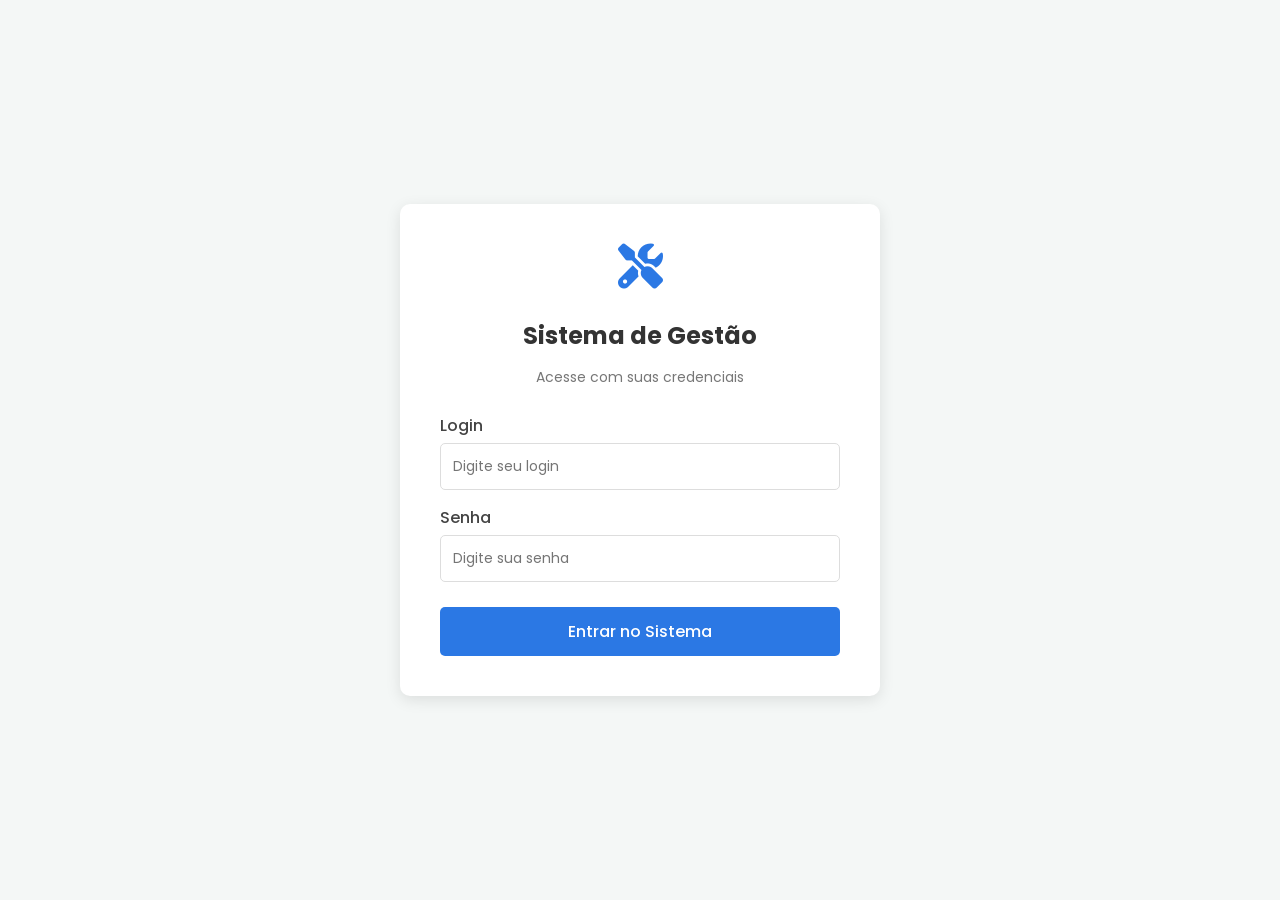
<file: index.html>
<!DOCTYPE html>
<html lang="pt-BR">

<head>
    <meta charset="UTF-8">
    <meta name="viewport" content="width=device-width, initial-scale=1.0">
    <title>Sistema de Gestão</title>
    
    <link rel="stylesheet" href="css/style.css">
    <link rel="stylesheet" href="css/dashboard.css">

    <link rel="preconnect" href="https://fonts.googleapis.com">
    <link rel="preconnect" href="https://fonts.gstatic.com" crossorigin>
    <link href="https://fonts.googleapis.com/css2?family=Poppins:wght@300;400;500;600;700&display=swap" rel="stylesheet">
    <link rel="stylesheet" href="https://cdnjs.cloudflare.com/ajax/libs/font-awesome/6.7.2/css/all.min.css">
</head>

<body>

<div class="layout">

    <!-- MENU LATERAL -->
    <aside class="sidebar">
        <div class="logo">
            <i class="fa-solid fa-screwdriver-wrench"></i>
            <h2>Sistema Gestão</h2>
        </div>
        <nav>
            <ul>
                <li>
                    <a href="index.html" class="ativo" id="menuHome">
                        <i class="fa-solid fa-house"></i> Home
                    </a>
                </li>
                <li>
                    <a href="atendimento.html">
                        <i class="fa-solid fa-file-circle-plus"></i> Atendimento
                    </a>
                </li>
                <li>
                    <a href="consultar-os.html">
                        <i class="fa-solid fa-magnifying-glass"></i> Consultar O.S
                    </a>
                </li>
                <li>
                    <a href="estoque.html">
                        <i class="fa-solid fa-boxes-stacked"></i> Estoque
                    </a>
                </li>
                <li>
                    <a href="usuarios.html">
                        <i class="fa-solid fa-users"></i> Usuários
                    </a>
                </li>

                <!-- BOTÃO DE SAIR (Vermelho) -->
                <li style="margin-top: 30px; border-top: 1px solid rgba(255,255,255,0.1); padding-top: 10px;">
                    <a href="#" onclick="sairDoSistema()" style="color: #ff6b81; font-weight: 500;">
                        <i class="fa-solid fa-right-from-bracket"></i> Sair do Sistema
                    </a>
                </li>
            </ul>
        </nav>
    </aside>

    <!-- CONTEÚDO -->
    <main class="conteudo">
        <header>
            <h1>Sistema de Gestão</h1>
            <p>Painel Geral do Sistema</p>
        </header>

        <!-- CARDS -->
        <section class="dashboard">
            <div class="cardDashboard card-azul">
                <i class="fa-solid fa-file-circle-plus"></i>
                <h3>Ordens Abertas</h3>
                <span id="osAbertas">0</span>
            </div>
            <div class="cardDashboard card-verde">
                <i class="fa-solid fa-circle-check"></i>
                <h3>Ordens Concluídas</h3>
                <span id="osConcluidas">0</span>
            </div>
            <div class="cardDashboard card-amarelo">
                <i class="fa-solid fa-box"></i>
                <h3>Itens Estoque</h3>
                <span id="itensEstoque">0</span>
            </div>
            <div class="cardDashboard card-vermelho">
                <i class="fa-solid fa-users"></i>
                <h3>Usuários</h3>
                <span id="usuarios">0</span>
            </div>
        </section>

        <!-- AÇÕES RÁPIDAS -->
        <section class="acoesRapidas">
            <div class="cardAcao" onclick="window.location='atendimento.html'">
                <i class="fa-solid fa-plus"></i>
                <h4>Nova Ordem</h4>
            </div>
            <div class="cardAcao" onclick="window.location='consultar-os.html'">
                <i class="fa-solid fa-magnifying-glass"></i>
                <h4>Consultar O.S</h4>
            </div>
            <div class="cardAcao" onclick="window.location='estoque.html'">
                <i class="fa-solid fa-boxes-stacked"></i>
                <h4>Estoque</h4>
            </div>
            <div class="cardAcao" onclick="window.location='usuarios.html'">
                <i class="fa-solid fa-users"></i>
                <h4>Usuários</h4>
            </div>
        </section>

        <!-- ÚLTIMAS ORDENS -->
        <section class="painel">
            <h2>
                <i class="fa-solid fa-clock-rotate-left"></i>
                Últimas Ordens de Serviço
            </h2>
            <table class="tabelaDashboard">
                <thead>
                    <tr>
                        <th>O.S</th>
                        <th>Data</th>
                        <th>Solicitante</th>
                        <th>Status</th>
                        <th>Prioridade</th>
                    </tr>
                </thead>
                <tbody id="ultimasOS">
                    <tr>
                        <td colspan="5" style="text-align: center; padding: 20px;">Carregando...</td>
                    </tr>
                </tbody>
            </table>
        </section>
    </main>

</div>

<script src="js/api.js"></script>
<script src="js/app.js"></script>

</body>
</html>
</file>
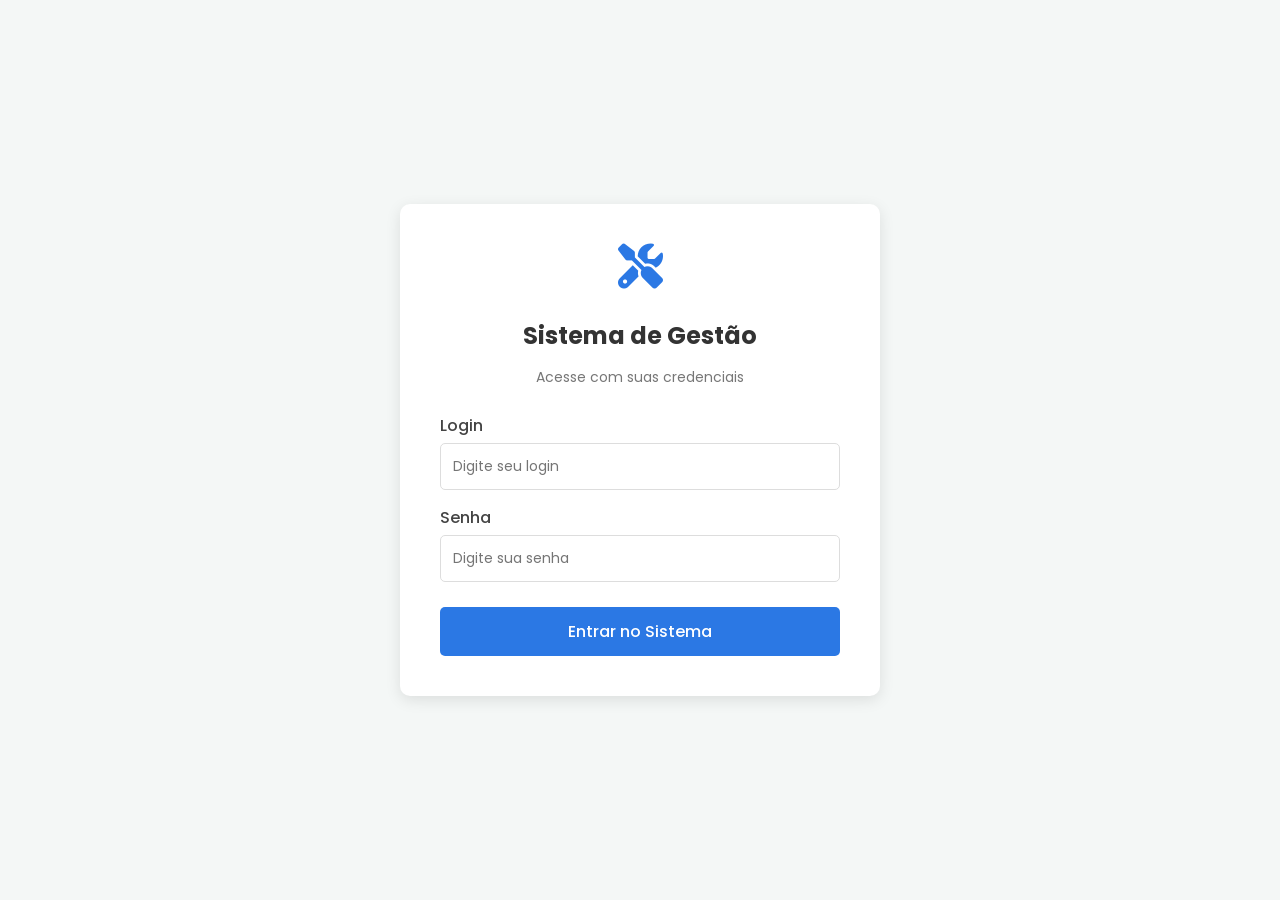
<file: atendimento.html>
<!DOCTYPE html>
<html lang="pt-BR">

<head>

    <meta charset="UTF-8">
    <meta name="viewport" content="width=device-width, initial-scale=1.0">

    <title>Atendimento - Ordem de Serviço</title>

    <link rel="stylesheet" href="css/style.css">
    <link rel="stylesheet" href="css/tabela.css">

    <link rel="preconnect" href="https://fonts.googleapis.com">

    <link rel="preconnect" href="https://fonts.gstatic.com" crossorigin>

    <link href="https://fonts.googleapis.com/css2?family=Poppins:wght@300;400;500;600;700&display=swap"
        rel="stylesheet">

    <link rel="stylesheet"
        href="https://cdnjs.cloudflare.com/ajax/libs/font-awesome/6.7.2/css/all.min.css">

</head>

<body>

<div class="layout">

    <!-- MENU LATERAL -->
    <aside class="sidebar">
        <div class="logo">
            <i class="fa-solid fa-screwdriver-wrench"></i>
            <h2>Sistema Gestão</h2>
        </div>
        <nav>
            <ul>
                <li>
                    <a href="index.html" class="ativo" id="menuHome">
                        <i class="fa-solid fa-house"></i> Home
                    </a>
                </li>
                <li>
                    <a href="atendimento.html">
                        <i class="fa-solid fa-file-circle-plus"></i> Atendimento
                    </a>
                </li>
                <li>
                    <a href="consultar-os.html">
                        <i class="fa-solid fa-magnifying-glass"></i> Consultar O.S
                    </a>
                </li>
                <li>
                    <a href="estoque.html">
                        <i class="fa-solid fa-boxes-stacked"></i> Estoque
                    </a>
                </li>
                <li>
                    <a href="usuarios.html">
                        <i class="fa-solid fa-users"></i> Usuários
                    </a>
                </li>

                <!-- BOTÃO DE SAIR (Vermelho) -->
                <li style="margin-top: 30px; border-top: 1px solid rgba(255,255,255,0.1); padding-top: 10px;">
                    <a href="#" onclick="sairDoSistema()" style="color: #ff6b81; font-weight: 500;">
                        <i class="fa-solid fa-right-from-bracket"></i> Sair do Sistema
                    </a>
                </li>
            </ul>
        </nav>
    </aside>

    <!-- CONTEÚDO -->

    <main class="conteudo">

        <header>

            <h1>Nova Ordem de Serviço</h1>

            <p>Cadastro de atendimento.</p>

        </header>

        <section class="card">

            <form id="formOS">

                <!-- PRIMEIRA LINHA -->

                <div class="linha">

                    <div class="grupo">

                        <label>Número da O.S</label>

                        <input
                            type="text"
                            id="numeroOS"
                            readonly>

                    </div>

                    <div class="grupo">

                        <label>Data</label>

                        <input
                            type="date"
                            id="data">

                    </div>

                </div>

                <!-- SEGUNDA LINHA -->

                <div class="linha">

                    <div class="grupo">

                        <label>Status</label>

                        <select id="status">

                            <option>Aberta</option>
                            <option>Em andamento</option>
                            <option>Pendente</option>
                            <option>Concluída</option>

                        </select>

                    </div>

                    <div class="grupo">

                        <label>Prioridade</label>

                        <select id="prioridade">

                            <option>Baixa</option>
                            <option>Média</option>
                            <option>Alta</option>
                            <option>Urgente</option>

                        </select>

                    </div>

                </div>

                <!-- TERCEIRA LINHA -->

                <div class="linha">

                    <div class="grupo">

                        <label>Solicitante</label>

                        <input
                            type="text"
                            id="solicitante">

                    </div>

                    <div class="grupo">

                        <label>Setor</label>

                        <input
                            type="text"
                            id="setor">

                    </div>

                </div>

                <!-- QUARTA LINHA -->

                <div class="linha">

                    <div class="grupo">

                        <label>Equipamento</label>

                        <input
                            type="text"
                            id="equipamento">

                    </div>

                    <div class="grupo">

                        <label>Técnico Responsável</label>

                        <input
                            type="text"
                            id="tecnico">

                    </div>

                </div>

                <!-- PROBLEMA -->

                <div class="grupo">

                    <label>Problema Relatado</label>

                    <textarea
                        id="problema"
                        rows="5"></textarea>

                </div>

                <!-- COMENTÁRIO -->

                <div class="grupo">

                    <label>Comentário Técnico</label>

                    <textarea
                        id="comentario"
                        rows="5"></textarea>

                </div>

                <!-- BOTÕES -->

                <div class="botoes">

                    <button
                        type="button"
                        class="botao"
                        id="btnSalvar">

                        <i class="fa-solid fa-floppy-disk"></i>

                        Salvar

                    </button>

                    <button
                        type="reset"
                        class="botao">

                        <i class="fa-solid fa-eraser"></i>

                        Limpar

                    </button>

                    <button
                        type="button"
                        class="botao"
                        onclick="window.location='index.html'">

                        <i class="fa-solid fa-arrow-left"></i>

                        Voltar

                    </button>

                </div>

            </form>

        </section>

    </main>

</div>

<script src="js/api.js"></script>

<script src="js/atendimento.js"></script>

</body>

</html>
</file>
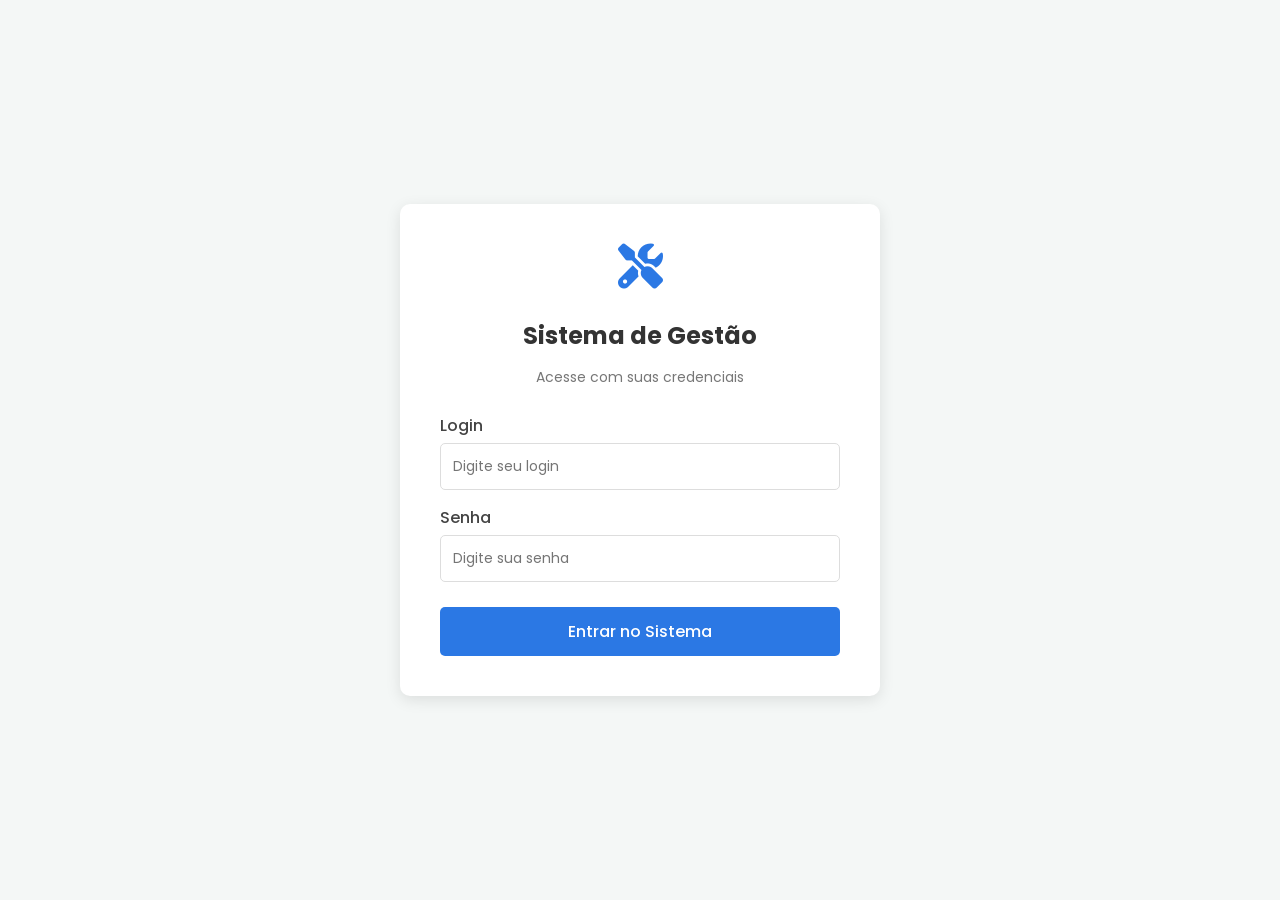
<file: consultar-os.html>
<!DOCTYPE html>
<html lang="pt-BR">
<head>
    <meta charset="UTF-8">
    <meta name="viewport" content="width=device-width, initial-scale=1.0">
    <title>Consultar Ordem de Serviço</title>
    <link rel="stylesheet" href="css/style.css">
    <link rel="stylesheet" href="css/tabela.css">
    <link rel="preconnect" href="https://fonts.googleapis.com">
    <link rel="preconnect" href="https://fonts.gstatic.com" crossorigin>
    <link href="https://fonts.googleapis.com/css2?family=Poppins:wght@300;400;500;600;700&display=swap" rel="stylesheet">
    <link rel="stylesheet" href="https://cdnjs.cloudflare.com/ajax/libs/font-awesome/6.7.2/css/all.min.css">
    
    <style>
        /* Estilos do Modal de Edição */
        .modal { display: none; position: fixed; z-index: 1000; left: 0; top: 0; width: 100%; height: 100%; background-color: rgba(0,0,0,0.6); backdrop-filter: blur(3px); }
        .modal-content { background-color: #fff; margin: 5% auto; padding: 25px; border-radius: 10px; width: 90%; max-width: 600px; box-shadow: 0 5px 20px rgba(0,0,0,0.2); font-family: 'Poppins', sans-serif;}
        .close { color: #aaa; float: right; font-size: 28px; font-weight: bold; cursor: pointer; margin-top: -10px;}
        .close:hover { color: #333; }
        .dados-leitura p { margin-bottom: 8px; font-size: 14px; color: #555; background: #f9f9f9; padding: 8px; border-radius: 5px; border-left: 3px solid #2b78e4;}
        .dados-leitura strong { color: #333; }
    </style>
</head>
<body>
<div class="layout">

    <!-- MENU LATERAL -->
    <aside class="sidebar">
        <div class="logo">
            <i class="fa-solid fa-screwdriver-wrench"></i>
            <h2>Sistema Gestão</h2>
        </div>
        <nav>
            <ul>
                <li><a href="index.html"><i class="fa-solid fa-house"></i> Home</a></li>
                <li><a href="atendimento.html"><i class="fa-solid fa-file-circle-plus"></i> Atendimento</a></li>
                <li><a href="consultar-os.html" class="ativo"><i class="fa-solid fa-magnifying-glass"></i> Consultar O.S</a></li>
                <li><a href="estoque.html"><i class="fa-solid fa-boxes-stacked"></i> Estoque</a></li>
                <li><a href="usuarios.html"><i class="fa-solid fa-users"></i> Usuários</a></li>
                <li style="margin-top: 30px; border-top: 1px solid rgba(255,255,255,0.1); padding-top: 10px;">
                    <a href="#" onclick="sairDoSistema()" style="color: #ff6b81; font-weight: 500;">
                        <i class="fa-solid fa-right-from-bracket"></i> Sair do Sistema
                    </a>
                </li>
            </ul>
        </nav>
    </aside>

    <!-- CONTEÚDO -->
    <main class="conteudo">
        <header>
            <h1>Consultar Ordens de Serviço</h1>
            <p>Acompanhe e pesquise os atendimentos cadastrados.</p>
        </header>

        <section class="card" style="margin-top:30px;">
            <div class="area-pesquisa">
                <div class="grupo">
                    <label>Pesquisar por Número da O.S</label>
                    <input type="text" id="pesquisaOS" placeholder="Ex.: OS0001">
                </div>
                <button class="botao" id="btnPesquisarOS">
                    <i class="fa-solid fa-search"></i> Pesquisar
                </button>
                <button class="botao" id="btnRecarregar" style="background-color: #6c757d; margin-left: 10px;">
                    <i class="fa-solid fa-rotate"></i> Recarregar Todas
                </button>
            </div>

            <div class="table-container">
                <table class="tabelaDashboard">
                    <thead>
                        <tr>
                            <th>O.S</th>
                            <th>Data</th>
                            <th>Solicitante</th>
                            <th>Equipamento</th>
                            <th>Status</th>
                            <th>Ações</th>
                        </tr>
                    </thead>
                    <tbody id="listaConsultaOS">
                        <tr><td colspan="6" style="text-align: center; padding: 20px;">Carregando dados da planilha...</td></tr>
                    </tbody>
                </table>
            </div>
        </section>
    </main>
</div>

<!-- MODAL DE EDIÇÃO DA O.S -->
<div id="modalOS" class="modal">
    <div class="modal-content">
        <span class="close" onclick="fecharModal()">&times;</span>
        <h2 style="margin-bottom: 15px; color: #2b78e4;">Detalhes da <span id="modalNumeroOS"></span></h2>
        
        <div class="dados-leitura">
            <p><strong>Solicitante:</strong> <span id="modalSolicitante"></span></p>
            <p><strong>Setor:</strong> <span id="modalSetor"></span></p>
            <p><strong>Equipamento:</strong> <span id="modalEquipamento"></span></p>
            <p><strong>Problema Relatado:</strong> <span id="modalProblema"></span></p>
        </div>

        <form id="formEdicaoOS" style="margin-top: 15px;">
            <input type="hidden" id="modalNumero">
            
            <div class="linha">
                <div class="grupo">
                    <label>Status</label>
                    <select id="modalStatus">
                        <option value="Aberta">Aberta</option>
                        <option value="Em Andamento">Em Andamento</option>
                        <option value="Concluída">Concluída</option>
                    </select>
                </div>
                <div class="grupo">
                    <label>Técnico Responsável</label>
                    <input type="text" id="modalTecnico">
                </div>
            </div>
            
            <div class="grupo">
                <label>Comentários / Resolução</label>
                <textarea id="modalComentario" rows="3" placeholder="Descreva o que foi feito..."></textarea>
            </div>

            <div class="botoes" style="margin-top: 20px; justify-content: flex-start; gap: 10px;">
                <button type="button" class="botao" id="btnSalvarModal" onclick="salvarEdicaoOS()">
                    <i class="fa-solid fa-floppy-disk"></i> Atualizar O.S
                </button>
                <!-- Este botão só aparece se for Administrador -->
                <button type="button" class="botao" id="btnExcluirOS" style="background-color: #dc3545; display: none;" onclick="excluirOSConfirmado()">
                    <i class="fa-solid fa-trash"></i> Excluir O.S
                </button>
            </div>
        </form>
    </div>
</div>

<script src="js/api.js"></script>
<script src="js/consultar-os.js"></script>
</body>
</html>
</file>
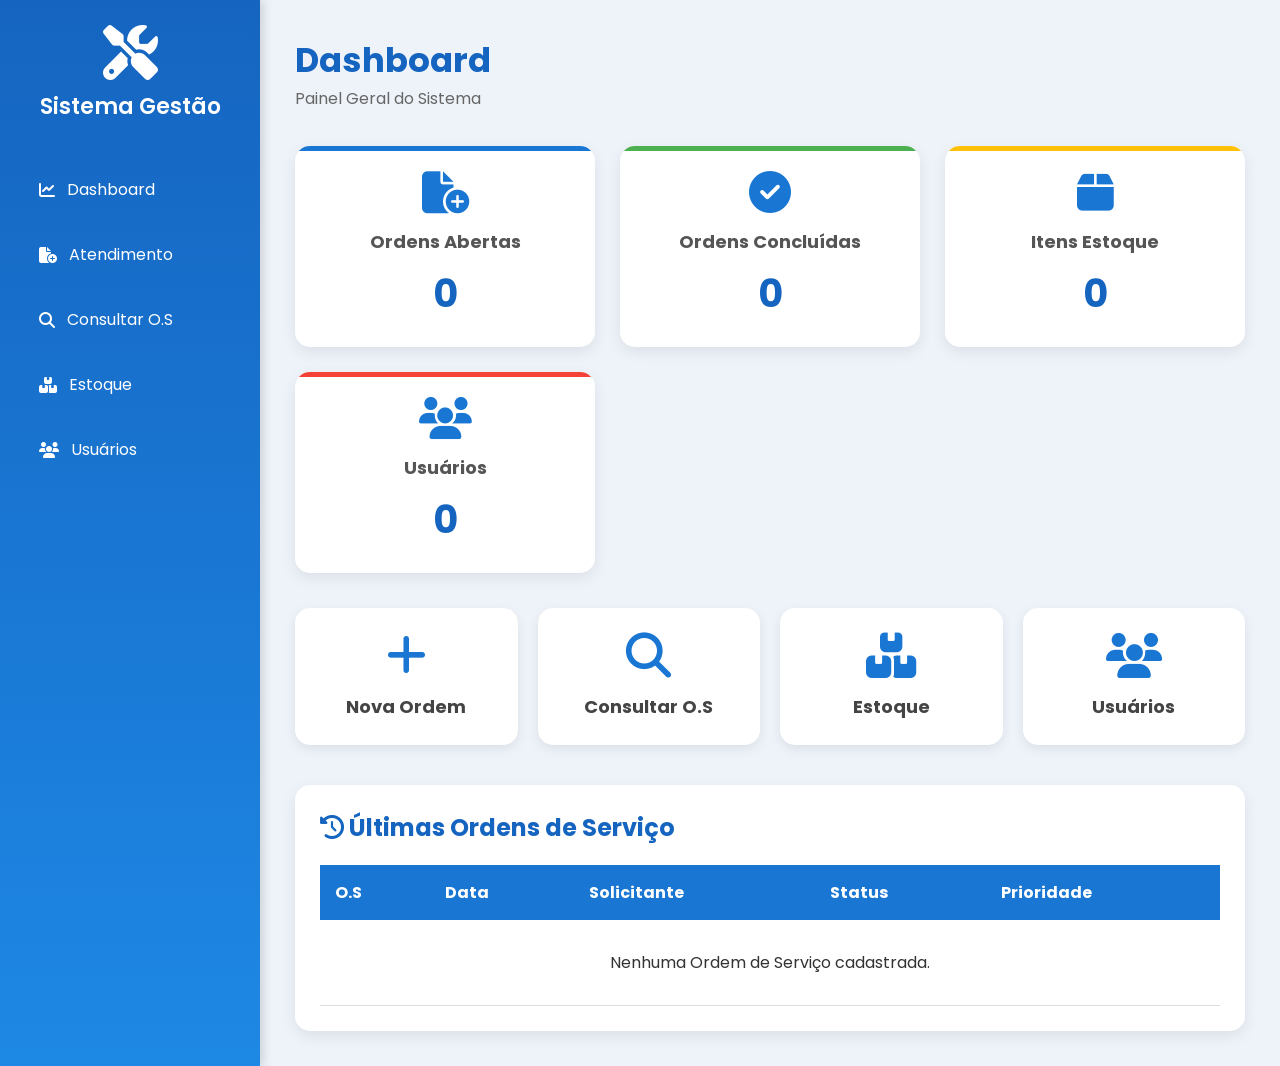
<file: dashboard.html>
<!DOCTYPE html>
<html lang="pt-BR">

<head>

    <meta charset="UTF-8">
    <meta name="viewport" content="width=device-width, initial-scale=1.0">

    <title>Dashboard</title>

    <link rel="stylesheet" href="css/style.css">
    <link rel="stylesheet" href="css/dashboard.css">

    <link rel="preconnect" href="https://fonts.googleapis.com">

    <link rel="preconnect" href="https://fonts.gstatic.com" crossorigin>

    <link href="https://fonts.googleapis.com/css2?family=Poppins:wght@300;400;500;600;700&display=swap"
        rel="stylesheet">

    <link rel="stylesheet"
        href="https://cdnjs.cloudflare.com/ajax/libs/font-awesome/6.7.2/css/all.min.css">

</head>

<body>

<div class="layout">

    <!-- MENU -->

    <aside class="sidebar">

        <div class="logo">

            <i class="fa-solid fa-screwdriver-wrench"></i>

            <h2>Sistema Gestão</h2>

        </div>

        <nav>

            <ul>

                <li>
                    <a href="dashboard.html" class="ativo">
                        <i class="fa-solid fa-chart-line"></i>
                        Dashboard
                    </a>
                </li>

                <li>
                    <a href="atendimento.html">
                        <i class="fa-solid fa-file-circle-plus"></i>
                        Atendimento
                    </a>
                </li>

                <li>
                    <a href="consultar-os.html">
                        <i class="fa-solid fa-magnifying-glass"></i>
                        Consultar O.S
                    </a>
                </li>

                <li>
                    <a href="estoque.html">
                        <i class="fa-solid fa-boxes-stacked"></i>
                        Estoque
                    </a>
                </li>

                <li>
                    <a href="usuarios.html">
                        <i class="fa-solid fa-users"></i>
                        Usuários
                    </a>
                </li>

            </ul>

        </nav>

    </aside>

    <!-- CONTEÚDO -->

    <main class="conteudo">

        <header>

            <h1>Dashboard</h1>

            <p>Painel Geral do Sistema</p>

        </header>

        <!-- CARDS -->

        <section class="dashboard">

            <div class="cardDashboard card-azul">

                <i class="fa-solid fa-file-circle-plus"></i>

                <h3>Ordens Abertas</h3>

                <span id="osAbertas">0</span>

            </div>

            <div class="cardDashboard card-verde">

                <i class="fa-solid fa-circle-check"></i>

                <h3>Ordens Concluídas</h3>

                <span id="osConcluidas">0</span>

            </div>

            <div class="cardDashboard card-amarelo">

                <i class="fa-solid fa-box"></i>

                <h3>Itens Estoque</h3>

                <span id="estoque">0</span>

            </div>

            <div class="cardDashboard card-vermelho">

                <i class="fa-solid fa-users"></i>

                <h3>Usuários</h3>

                <span id="usuarios">0</span>

            </div>

        </section>

        <!-- AÇÕES -->

        <section class="acoesRapidas">

            <div class="cardAcao"
                onclick="window.location='atendimento.html'">

                <i class="fa-solid fa-plus"></i>

                <h4>Nova Ordem</h4>

            </div>

            <div class="cardAcao"
                onclick="window.location='consultar-os.html'">

                <i class="fa-solid fa-magnifying-glass"></i>

                <h4>Consultar O.S</h4>

            </div>

            <div class="cardAcao"
                onclick="window.location='estoque.html'">

                <i class="fa-solid fa-boxes-stacked"></i>

                <h4>Estoque</h4>

            </div>

            <div class="cardAcao"
                onclick="window.location='usuarios.html'">

                <i class="fa-solid fa-users"></i>

                <h4>Usuários</h4>

            </div>

        </section>

        <!-- ÚLTIMAS ORDENS -->

        <section class="painel">

            <h2>

                <i class="fa-solid fa-clock-rotate-left"></i>

                Últimas Ordens de Serviço

            </h2>

            <table class="tabelaDashboard">

                <thead>

                    <tr>

                        <th>O.S</th>
                        <th>Data</th>
                        <th>Solicitante</th>
                        <th>Status</th>
                        <th>Prioridade</th>

                    </tr>

                </thead>

                <tbody id="ultimasOS">

                    <tr>

                        <td>OS0001</td>

                        <td>12/07/2026</td>

                        <td>Pedro</td>

                        <td>

                            <span class="status aberta">

                                Aberta

                            </span>

                        </td>

                        <td>Alta</td>

                    </tr>

                    <tr>

                        <td>OS0002</td>

                        <td>12/07/2026</td>

                        <td>Carlos</td>

                        <td>

                            <span class="status concluida">

                                Concluída

                            </span>

                        </td>

                        <td>Média</td>

                    </tr>

                </tbody>

            </table>

        </section>

    </main>

</div>

<script src="js/dashboard.js"></script>

</body>

</html>
</file>
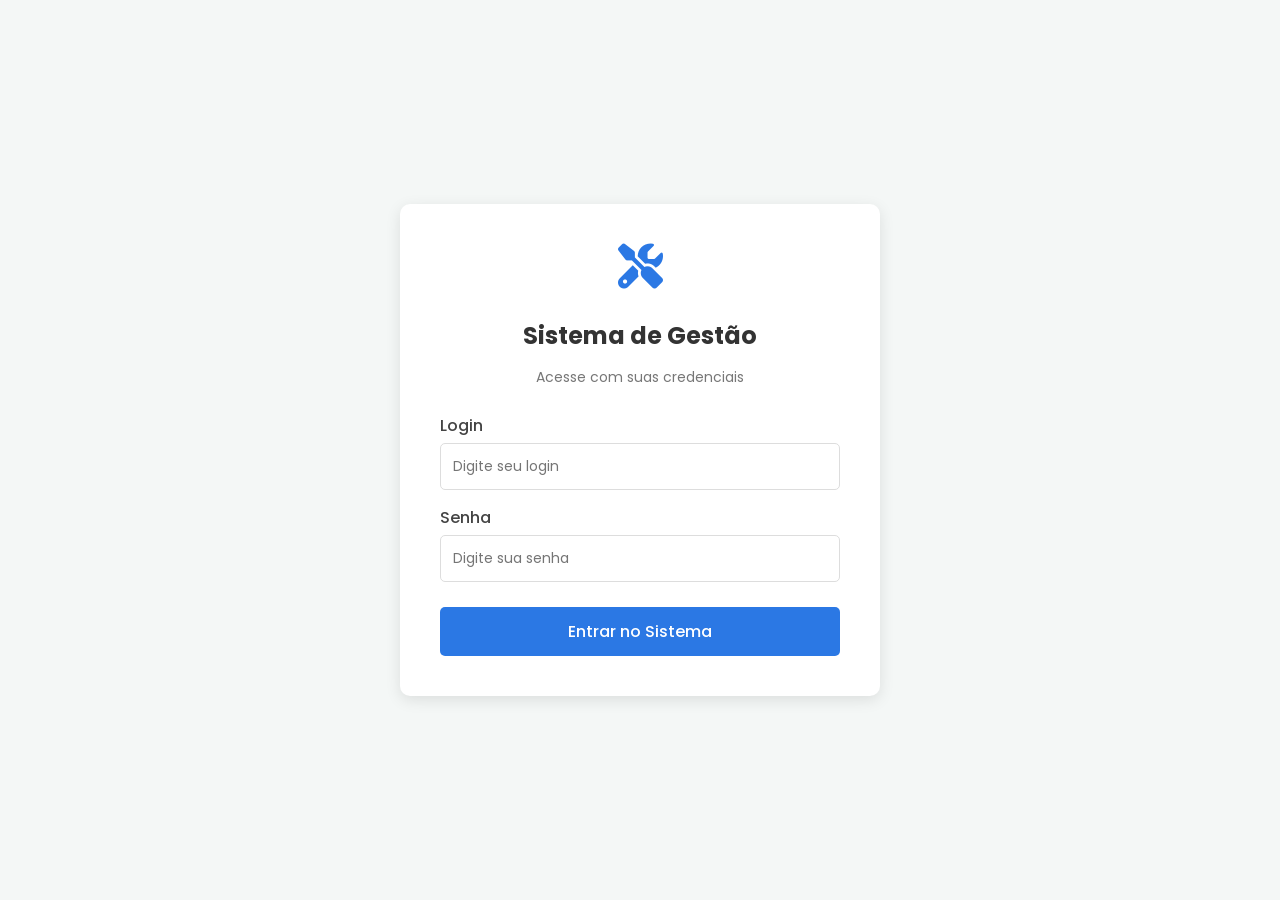
<file: estoque.html>
<!DOCTYPE html>
<html lang="pt-BR">

<head>

    <meta charset="UTF-8">
    <meta name="viewport" content="width=device-width, initial-scale=1.0">

    <title>Controle de Estoque</title>

    <link rel="stylesheet" href="css/style.css">
    <link rel="stylesheet" href="css/tabela.css">

    <link rel="preconnect" href="https://fonts.googleapis.com">

    <link rel="preconnect" href="https://fonts.gstatic.com" crossorigin>

    <link href="https://fonts.googleapis.com/css2?family=Poppins:wght@300;400;500;600;700&display=swap"
        rel="stylesheet">

    <link rel="stylesheet"
        href="https://cdnjs.cloudflare.com/ajax/libs/font-awesome/6.7.2/css/all.min.css">

    <style>
        /* Estilos do Modal */
        .modal { display: none; position: fixed; z-index: 1000; left: 0; top: 0; width: 100%; height: 100%; background-color: rgba(0,0,0,0.6); backdrop-filter: blur(3px); }
        .modal-content { background-color: #fff; margin: 5% auto; padding: 25px; border-radius: 10px; width: 90%; max-width: 600px; box-shadow: 0 5px 20px rgba(0,0,0,0.2); font-family: 'Poppins', sans-serif;}
        .close { color: #aaa; float: right; font-size: 28px; font-weight: bold; cursor: pointer; margin-top: -10px;}
        .close:hover { color: #333; }
    </style>

</head>

<body>

<div class="layout">

    <!-- MENU -->

    <!-- MENU LATERAL -->
    <aside class="sidebar">
        <div class="logo">
            <i class="fa-solid fa-screwdriver-wrench"></i>
            <h2>Sistema Gestão</h2>
        </div>
        <nav>
            <ul>
                <li>
                    <a href="index.html" class="ativo" id="menuHome">
                        <i class="fa-solid fa-house"></i> Home
                    </a>
                </li>
                <li>
                    <a href="atendimento.html">
                        <i class="fa-solid fa-file-circle-plus"></i> Atendimento
                    </a>
                </li>
                <li>
                    <a href="consultar-os.html">
                        <i class="fa-solid fa-magnifying-glass"></i> Consultar O.S
                    </a>
                </li>
                <li>
                    <a href="estoque.html">
                        <i class="fa-solid fa-boxes-stacked"></i> Estoque
                    </a>
                </li>
                <li>
                    <a href="usuarios.html">
                        <i class="fa-solid fa-users"></i> Usuários
                    </a>
                </li>

                <!-- BOTÃO DE SAIR (Vermelho) -->
                <li style="margin-top: 30px; border-top: 1px solid rgba(255,255,255,0.1); padding-top: 10px;">
                    <a href="#" onclick="sairDoSistema()" style="color: #ff6b81; font-weight: 500;">
                        <i class="fa-solid fa-right-from-bracket"></i> Sair do Sistema
                    </a>
                </li>
            </ul>
        </nav>
    </aside>

    <!-- CONTEÚDO -->

    <main class="conteudo">

        <header>

            <h1>Controle de Estoque</h1>

            <p>Cadastro e gerenciamento dos materiais.</p>

        </header>

        <!-- FORMULÁRIO -->

        <section class="card">

            <form id="formEstoque">

                <div class="linha">

                    <div class="grupo">

                        <label>Código</label>

                        <input
                            type="text"
                            id="codigo"
                            placeholder="Ex.: MAT001">

                    </div>

                    <div class="grupo">

                        <label>Descrição</label>

                        <input
                            type="text"
                            id="descricao">

                    </div>

                </div>

                <div class="linha">

                    <div class="grupo">

                        <label>Categoria</label>

                        <select id="categoria">

                            <option>Elétrica</option>
                            <option>Mecânica</option>
                            <option>Ferramenta</option>
                            <option>Informática</option>
                            <option>Outros</option>

                        </select>

                    </div>

                    <div class="grupo">

                        <label>Quantidade</label>

                        <input
                            type="number"
                            id="quantidade">

                    </div>

                </div>

                <div class="linha">

                    <div class="grupo">

                        <label>Valor Unitário (R$)</label>

                        <input
                            type="number"
                            step="0.01"
                            id="valor">

                    </div>

                    <div class="grupo">

                        <label>Fornecedor</label>

                        <input
                            type="text"
                            id="fornecedor">

                    </div>

                </div>

                <div class="grupo">

                    <label>Observações</label>

                    <textarea
                        id="observacao"
                        rows="4"></textarea>

                </div>

                <div class="botoes">

                    <button
                        type="button"
                        class="botao"
                        id="btnSalvarItem">

                        <i class="fa-solid fa-floppy-disk"></i>

                        Salvar

                    </button>

                    <button
                        type="reset"
                        class="botao">

                        <i class="fa-solid fa-eraser"></i>

                        Limpar

                    </button>

                    <button
                        type="button"
                        class="botao"
                        onclick="window.location='index.html'">

                        <i class="fa-solid fa-arrow-left"></i>

                        Voltar

                    </button>

                </div>

            </form>

        </section>

        <!-- PESQUISA -->

        <section class="card" style="margin-top:30px;">

            <h2>Itens Cadastrados</h2>

            <div class="area-pesquisa">

                <div class="grupo">

                    <label>Pesquisar</label>

                    <input
                        type="text"
                        id="pesquisaItem"
                        placeholder="Código ou descrição">

                </div>

                <button
                    class="botao"
                    id="btnPesquisar">

                    <i class="fa-solid fa-search"></i>

                    Pesquisar

                </button>

            </div>

            <div class="table-container">

                <table>

                    <thead>

                        <tr>

                            <th>Código</th>
                            <th>Descrição</th>
                            <th>Categoria</th>
                            <th>Qtd</th>
                            <th>Valor</th>
                            <th>Fornecedor</th>
                            <th>Ações</th>

                        </tr>

                    </thead>

                    <tbody id="listaEstoque">

                        

                    </tbody>

                </table>

            </div>

        </section>

    </main>

</div>

<!-- MODAL DE EDIÇÃO DE ESTOQUE -->
<div id="modalEstoque" class="modal">
    <div class="modal-content">
        <span class="close" onclick="fecharModal()">&times;</span>
        <h2 style="margin-bottom: 15px; color: #2b78e4;">Editar Item: <span id="modalCodigoVisor"></span></h2>
        
        <form id="formEdicaoEstoque">
            <!-- Guarda o código invisível para o sistema saber qual linha alterar -->
            <input type="hidden" id="modalCodigo">
            
            <div class="linha">
                <div class="grupo">
                    <label>Descrição</label>
                    <input type="text" id="modalDescricao">
                </div>
                <div class="grupo">
                    <label>Categoria</label>
                    <select id="modalCategoria">
                        <option>Elétrica</option>
                        <option>Mecânica</option>
                        <option>Ferramenta</option>
                        <option>Informática</option>
                        <option>Outros</option>
                    </select>
                </div>
            </div>
            
            <div class="linha">
                <div class="grupo">
                    <label>Quantidade</label>
                    <input type="number" id="modalQuantidade">
                </div>
                <div class="grupo">
                    <label>Valor Unitário (R$)</label>
                    <input type="number" step="0.01" id="modalValor">
                </div>
            </div>

            <div class="grupo">
                <label>Fornecedor</label>
                <input type="text" id="modalFornecedor">
            </div>

            <div class="grupo">
                <label>Observações</label>
                <textarea id="modalObservacao" rows="3"></textarea>
            </div>

            <div class="botoes" style="margin-top: 20px; justify-content: flex-start;">
                <button type="button" class="botao" id="btnSalvarModal" onclick="salvarEdicaoEstoque()">
                    <i class="fa-solid fa-floppy-disk"></i> Atualizar Item
                </button>
            </div>
        </form>
    </div>
</div>

<script src="js/api.js"></script>
<script src="js/estoque.js"></script>

</body>

</html>
</file>
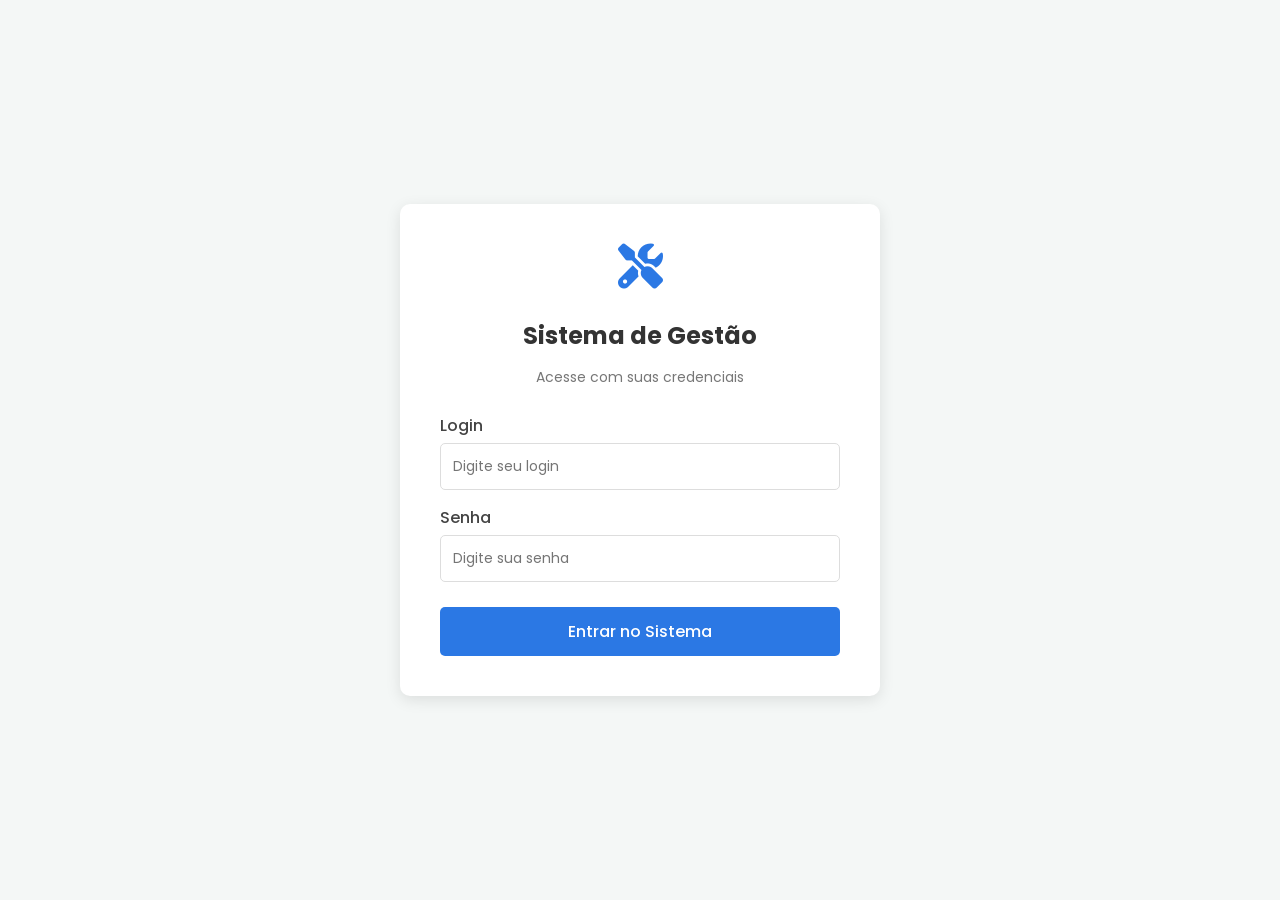
<file: login.html>
<!DOCTYPE html>
<html lang="pt-BR">
<head>
    <meta charset="UTF-8">
    <meta name="viewport" content="width=device-width, initial-scale=1.0">
    <title>Login - Sistema de Gestão</title>
    
    <link href="https://fonts.googleapis.com/css2?family=Poppins:wght@300;400;500;600;700&display=swap" rel="stylesheet">
    <link rel="stylesheet" href="https://cdnjs.cloudflare.com/ajax/libs/font-awesome/6.7.2/css/all.min.css">
    
    <style>
        body {
            font-family: 'Poppins', sans-serif;
            background-color: #f4f7f6; 
            display: flex;
            justify-content: center;
            align-items: center;
            height: 100vh;
            margin: 0;
        }
        .card-login {
            background: #fff;
            padding: 40px;
            border-radius: 10px;
            box-shadow: 0 4px 15px rgba(0, 0, 0, 0.1);
            width: 100%;
            max-width: 400px;
            text-align: center;
        }
        .card-login h2 {
            color: #333;
            margin-bottom: 5px;
        }
        .card-login p {
            color: #777;
            font-size: 14px;
            margin-bottom: 25px;
        }
        .grupo {
            text-align: left;
            margin-bottom: 15px;
        }
        .grupo label {
            display: block;
            font-weight: 500;
            margin-bottom: 5px;
            color: #444;
        }
        .grupo input {
            width: 100%;
            padding: 12px;
            border: 1px solid #ddd;
            border-radius: 5px;
            font-size: 14px;
            font-family: 'Poppins', sans-serif;
            box-sizing: border-box; 
        }
        .btn-entrar {
            width: 100%;
            background-color: #2b78e4;
            color: white;
            border: none;
            padding: 12px;
            border-radius: 5px;
            font-size: 16px;
            font-weight: 500;
            cursor: pointer;
            margin-top: 10px;
            font-family: 'Poppins', sans-serif;
            transition: background-color 0.3s;
        }
        .btn-entrar:hover {
            background-color: #1c5bb5;
        }
        .btn-entrar:disabled {
            background-color: #999;
            cursor: not-allowed;
        }
        #mensagemErro {
            color: #d9534f;
            margin-top: 15px;
            font-size: 14px;
            display: none;
        }
    </style>
</head>
<body>

    <div class="card-login">
        <i class="fa-solid fa-screwdriver-wrench" style="font-size: 45px; color: #2b78e4; margin-bottom: 10px;"></i>
        <h2>Sistema de Gestão</h2>
        <p>Acesse com suas credenciais</p>

        <form id="formLogin">
            <div class="grupo">
                <label>Login</label>
                <input type="text" id="usuario" placeholder="Digite seu login" required>
            </div>
            
            <div class="grupo">
                <label>Senha</label>
                <input type="password" id="senha" placeholder="Digite sua senha" required>
            </div>

            <button type="submit" class="btn-entrar" id="btnEntrar">
                Entrar no Sistema
            </button>
        </form>

        <div id="mensagemErro"></div>
    </div>

    <script src="js/api.js"></script>
    <script src="js/login.js"></script>
</body>
</html>
</file>
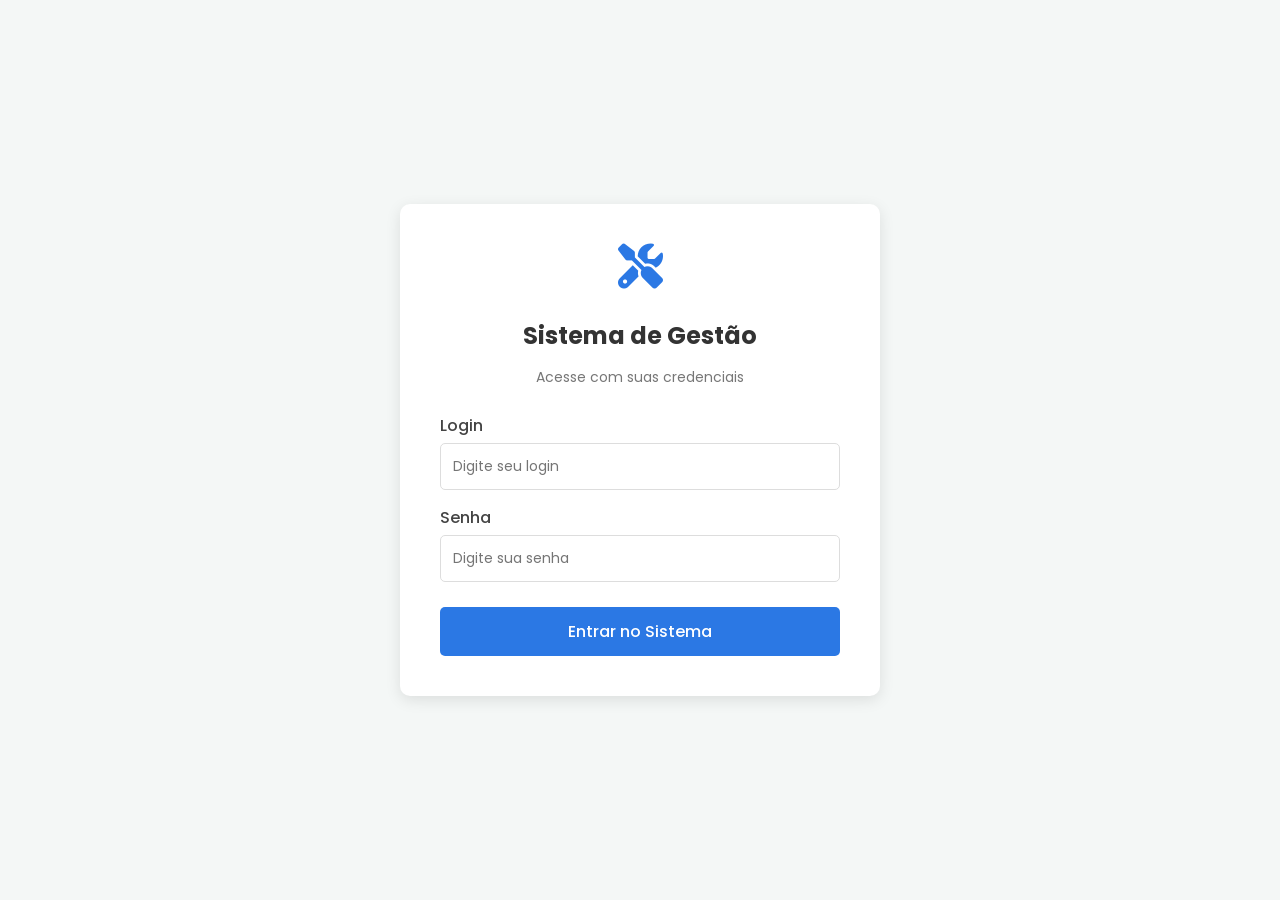
<file: usuarios.html>
<!DOCTYPE html>
<html lang="pt-BR">
<head>
    <meta charset="UTF-8">
    <meta name="viewport" content="width=device-width, initial-scale=1.0">
    <title>Usuários</title>
    <link rel="stylesheet" href="css/style.css">
    <link rel="stylesheet" href="css/tabela.css">
    <link rel="preconnect" href="https://fonts.googleapis.com">
    <link rel="preconnect" href="https://fonts.gstatic.com" crossorigin>
    <link href="https://fonts.googleapis.com/css2?family=Poppins:wght@300;400;500;600;700&display=swap" rel="stylesheet">
    <link rel="stylesheet" href="https://cdnjs.cloudflare.com/ajax/libs/font-awesome/6.7.2/css/all.min.css">

    <style>
        /* Estilos do Modal */
        .modal { display: none; position: fixed; z-index: 1000; left: 0; top: 0; width: 100%; height: 100%; background-color: rgba(0,0,0,0.6); backdrop-filter: blur(3px); }
        .modal-content { background-color: #fff; margin: 5% auto; padding: 25px; border-radius: 10px; width: 90%; max-width: 600px; box-shadow: 0 5px 20px rgba(0,0,0,0.2); font-family: 'Poppins', sans-serif;}
        .close { color: #aaa; float: right; font-size: 28px; font-weight: bold; cursor: pointer; margin-top: -10px;}
        .close:hover { color: #333; }
    </style>

</head>
<body>
<div class="layout">
    <!-- MENU LATERAL -->
    <aside class="sidebar">
        <div class="logo">
            <i class="fa-solid fa-screwdriver-wrench"></i>
            <h2>Sistema Gestão</h2>
        </div>
        <nav>
            <ul>
                <li>
                    <a href="index.html" class="ativo" id="menuHome">
                        <i class="fa-solid fa-house"></i> Home
                    </a>
                </li>
                <li>
                    <a href="atendimento.html">
                        <i class="fa-solid fa-file-circle-plus"></i> Atendimento
                    </a>
                </li>
                <li>
                    <a href="consultar-os.html">
                        <i class="fa-solid fa-magnifying-glass"></i> Consultar O.S
                    </a>
                </li>
                <li>
                    <a href="estoque.html">
                        <i class="fa-solid fa-boxes-stacked"></i> Estoque
                    </a>
                </li>
                <li>
                    <a href="usuarios.html">
                        <i class="fa-solid fa-users"></i> Usuários
                    </a>
                </li>

                <!-- BOTÃO DE SAIR (Vermelho) -->
                <li style="margin-top: 30px; border-top: 1px solid rgba(255,255,255,0.1); padding-top: 10px;">
                    <a href="#" onclick="sairDoSistema()" style="color: #ff6b81; font-weight: 500;">
                        <i class="fa-solid fa-right-from-bracket"></i> Sair do Sistema
                    </a>
                </li>
            </ul>
        </nav>
    </aside>

    <!-- CONTEÚDO -->
    <main class="conteudo">
        <header>
            <h1>Cadastro de Usuários</h1>
            <p>Gerenciamento dos usuários do sistema.</p>
        </header>

        <!-- FORMULÁRIO -->
        <section class="card">
            <form id="formUsuario">
                <div class="linha">
                    <div class="grupo">
                        <label>Nome Completo</label>
                        <input type="text" id="nome">
                    </div>
                    <div class="grupo">
                        <label>Login</label>
                        <input type="text" id="login">
                    </div>
                </div>
                <div class="linha">
                    <div class="grupo">
                        <label>Senha</label>
                        <input type="password" id="senha">
                    </div>
                    <div class="grupo">
                        <label>Perfil</label>
                        <select id="perfil">
                            <option>Administrador</option>
                            <option>Técnico</option>
                            <option>Operador</option>
                            <option>Consulta</option>
                        </select>
                    </div>
                </div>
                <div class="linha">
                    <div class="grupo">
                        <label>E-mail</label>
                        <input type="email" id="email">
                    </div>
                    <div class="grupo">
                        <label>Telefone</label>
                        <input type="text" id="telefone">
                    </div>
                </div>
                <div class="grupo">
                    <label>Observações</label>
                    <textarea id="observacao" rows="4"></textarea>
                </div>
                <div class="botoes">
                    <button type="button" class="botao" id="btnSalvarUsuario">
                        <i class="fa-solid fa-floppy-disk"></i> Salvar
                    </button>
                    <button type="reset" class="botao">
                        <i class="fa-solid fa-eraser"></i> Limpar
                    </button>
                    <button type="button" class="botao" onclick="window.location='index.html'">
                        <i class="fa-solid fa-arrow-left"></i> Voltar
                    </button>
                </div>
            </form>
        </section>

        <!-- LISTA -->
        <section class="card" style="margin-top:30px;">
            <h2>Usuários Cadastrados</h2>
            <div class="area-pesquisa">
                <div class="grupo">
                    <label>Pesquisar</label>
                    <input type="text" id="pesquisaUsuario" placeholder="Nome ou Login">
                </div>
                <button class="botao" id="btnPesquisarUsuario">
                    <i class="fa-solid fa-search"></i> Pesquisar
                </button>
            </div>
            <div class="table-container">
                <table>
                    <thead>
                        <tr>
                            <th>Nome</th>
                            <th>Login</th>
                            <th>Perfil</th>
                            <th>E-mail</th>
                            <th>Status</th>
                            <th>Ações</th>
                        </tr>
                    </thead>
                    <tbody id="listaUsuarios">
                        <!-- Os dados da nuvem vão aparecer aqui -->
                    </tbody>
                </table>
            </div>
        </section>
    </main>
</div>

<!-- MODAL DE EDIÇÃO DE USUÁRIO -->
<div id="modalUsuario" class="modal">
    <div class="modal-content">
        <span class="close" onclick="fecharModal()">&times;</span>
        <h2 style="margin-bottom: 15px; color: #2b78e4;">Editar Usuário</h2>
        
        <form id="formEdicaoUsuario">
            <!-- Guarda o login antigo para o Google saber quem editar -->
            <input type="hidden" id="modalLoginOriginal">
            
            <div class="linha">
                <div class="grupo">
                    <label>Nome Completo</label>
                    <input type="text" id="modalNome">
                </div>
                <div class="grupo">
                    <label>Login</label>
                    <input type="text" id="modalLogin">
                </div>
            </div>
            
            <div class="linha">
                <div class="grupo">
                    <label>Senha</label>
                    <input type="password" id="modalSenha">
                </div>
                <div class="grupo">
                    <label>Perfil</label>
                    <select id="modalPerfil">
                        <option>Administrador</option>
                        <option>Técnico</option>
                        <option>Operador</option>
                        <option>Consulta</option>
                    </select>
                </div>
            </div>

            <div class="linha">
                <div class="grupo">
                    <label>E-mail</label>
                    <input type="email" id="modalEmail">
                </div>
                <div class="grupo">
                    <label>Telefone</label>
                    <input type="text" id="modalTelefone">
                </div>
            </div>

            <div class="botoes" style="margin-top: 20px; justify-content: flex-start; gap: 10px;">
                <button type="button" class="botao" id="btnSalvarModal" onclick="salvarEdicaoUsuario()">
                    <i class="fa-solid fa-floppy-disk"></i> Atualizar Usuário
                </button>
                <button type="button" class="botao" id="btnExcluirUsuario" style="background-color: #dc3545;" onclick="excluirUsuarioConfirmado()">
                    <i class="fa-solid fa-trash"></i> Excluir Usuário
                </button>
            </div>
        </form>
    </div>
</div>

<script src="js/api.js"></script>
<script src="js/usuarios.js"></script>
</body>
</html>
</file>
<file: css/style.css>
/*==================================================
    SISTEMA DE GESTÃO
    Autor: Pedro Hugo
==================================================*/

*{
    margin:0;
    padding:0;
    box-sizing:border-box;
}

body{

    font-family:'Poppins',sans-serif;

    background:#eef3f9;

    color:#333;

}

/*=========================
      LAYOUT
=========================*/

.layout{

    display:flex;

    min-height:100vh;

}

/*=========================
      MENU LATERAL
=========================*/

.sidebar{

    width:260px;

    background:linear-gradient(180deg,#1565C0,#1976D2,#1E88E5);

    color:white;

    padding:25px;

    box-shadow:3px 0 10px rgba(0,0,0,.15);

}

.logo{

    text-align:center;

    margin-bottom:40px;

}

.logo i{

    font-size:55px;

    margin-bottom:10px;

}

.logo h2{

    font-size:22px;

    font-weight:600;

}

.sidebar ul{

    list-style:none;

}

.sidebar li{

    margin-bottom:12px;

}

.sidebar a{

    display:flex;

    align-items:center;

    gap:12px;

    text-decoration:none;

    color:white;

    padding:14px;

    border-radius:8px;

    transition:.3s;

}

.sidebar a:hover{

    background:rgba(255,255,255,.15);

}

/*=========================
        CONTEÚDO
=========================*/

.conteudo{

    flex:1;

    padding:35px;

}

header{

    margin-bottom:35px;

}

header h1{

    font-size:34px;

    color:#1565C0;

}

header p{

    color:#666;

}

/*=========================
      DASHBOARD
=========================*/

.dashboard{

    display:grid;

    grid-template-columns:repeat(auto-fit,minmax(220px,1fr));

    gap:20px;

    margin-bottom:35px;

}

.cardDashboard{

    background:white;

    padding:25px;

    border-radius:12px;

    box-shadow:0 4px 12px rgba(0,0,0,.08);

    text-align:center;

}

.cardDashboard i{

    font-size:40px;

    color:#1976D2;

    margin-bottom:15px;

}

.cardDashboard h3{

    margin-bottom:10px;

    font-size:18px;

}

.cardDashboard span{

    font-size:32px;

    font-weight:bold;

    color:#1565C0;

}

/*=========================
        BOTÕES
=========================*/

.acoes{

    display:flex;

    gap:20px;

    flex-wrap:wrap;

}

.botao{

    border:none;

    cursor:pointer;

    padding:15px 30px;

    border-radius:10px;

    color:white;

    background:linear-gradient(90deg,#1976D2,#42A5F5);

    font-size:16px;

    font-weight:500;

    transition:.3s;

    display:flex;

    align-items:center;

    gap:10px;

}

.botao:hover{

    transform:translateY(-3px);

    box-shadow:0 10px 20px rgba(25,118,210,.30);

}

/*=========================
      FORMULÁRIOS
=========================*/

.card{

    background:white;

    padding:35px;

    border-radius:15px;

    box-shadow:0 5px 15px rgba(0,0,0,.10);

}

form{

    display:flex;

    flex-direction:column;

    gap:20px;

}

.grupo{

    display:flex;

    flex-direction:column;

}

.grupo label{

    font-weight:600;

    margin-bottom:8px;

}

.grupo input,
.grupo textarea,
.grupo select{

    padding:12px;

    border:1px solid #d9d9d9;

    border-radius:8px;

    font-size:15px;

    font-family:Poppins;

}

.grupo textarea{

    resize:vertical;

    min-height:140px;

}

.botoes{

    display:flex;

    justify-content:center;

    gap:20px;

    margin-top:25px;

    flex-wrap:wrap;

}

/*=========================
        TABELAS
=========================*/

.tabelaOS{

    width:100%;

    border-collapse:collapse;

    margin-top:25px;

    background:white;

}

.tabelaOS th{

    background:#1976D2;

    color:white;

    padding:15px;

}

.tabelaOS td{

    padding:14px;

    border-bottom:1px solid #ddd;

}

.tabelaOS tr:nth-child(even){

    background:#f5f9fd;

}

.tabelaOS tr:hover{

    background:#e3f2fd;

}

.botaoMini{

    border:none;

    background:#1976D2;

    color:white;

    padding:8px 15px;

    border-radius:6px;

    cursor:pointer;

}

.botaoMini:hover{

    background:#1259a7;

}

/*=========================
      RESPONSIVO
=========================*/

@media(max-width:900px){

    .layout{

        flex-direction:column;

    }

    .sidebar{

        width:100%;

    }

    .dashboard{

        grid-template-columns:1fr;

    }

}

@media(max-width:768px){

    .conteudo{

        padding:20px;

    }

    .acoes{

        flex-direction:column;

    }

    .botao{

        width:100%;

        justify-content:center;

    }

    .botoes{

        flex-direction:column;

    }

    .card{

        padding:20px;

    }

    .tabelaOS{

        display:block;

        overflow-x:auto;

        white-space:nowrap;

    }

}

/*====================================
        FORMULÁRIOS
====================================*/

.linha{

    display:grid;

    grid-template-columns:1fr 1fr;

    gap:20px;

    margin-bottom:20px;

}

.grupo{

    display:flex;

    flex-direction:column;

}

.grupo label{

    margin-bottom:8px;

    font-weight:600;

}

.grupo input,
.grupo select,
.grupo textarea{

    padding:12px;

    border:1px solid #d9d9d9;

    border-radius:8px;

    font-size:15px;

    font-family:Poppins;

}

.grupo textarea{

    resize:vertical;

}

@media(max-width:768px){

    .linha{

        grid-template-columns:1fr;

    }

}
/*=========================
        TOPBAR
=========================*/

.topbar{

    display:flex;

    justify-content:space-between;

    align-items:center;

    background:white;

    padding:15px 25px;

    border-radius:10px;

    margin-bottom:25px;

    box-shadow:0 4px 10px rgba(0,0,0,.08);

}

#lblData{

    color:#1565C0;

    font-weight:bold;

}
</file>
<file: css/dashboard.css>
/*====================================================
    DASHBOARD.CSS
    Sistema de Gestão
=====================================================*/

/*==============================
        DASHBOARD
==============================*/

.dashboard{

    display:grid;

    grid-template-columns:repeat(auto-fit,minmax(250px,1fr));

    gap:25px;

    margin-top:25px;

}

/*==============================
        CARDS
==============================*/

.cardDashboard{

    background:#FFF;

    border-radius:15px;

    padding:25px;

    box-shadow:0 5px 15px rgba(0,0,0,.08);

    transition:.3s;

    position:relative;

    overflow:hidden;

}

.cardDashboard:hover{

    transform:translateY(-5px);

    box-shadow:0 10px 25px rgba(0,0,0,.15);

}

/* Barra Superior */

.cardDashboard::before{

    content:"";

    position:absolute;

    top:0;

    left:0;

    width:100%;

    height:5px;

    background:linear-gradient(90deg,#1565C0,#42A5F5);

}

/*==============================
        ÍCONES
==============================*/

.cardDashboard i{

    font-size:42px;

    color:#1976D2;

    margin-bottom:15px;

}

/*==============================
        TÍTULO
==============================*/

.cardDashboard h3{

    font-size:18px;

    color:#555;

    margin-bottom:10px;

}

/*==============================
        VALOR
==============================*/

.cardDashboard span{

    display:block;

    font-size:38px;

    font-weight:bold;

    color:#1565C0;

}

/*==============================
        CORES
==============================*/

.card-verde::before{

    background:#4CAF50;

}

.card-vermelho::before{

    background:#F44336;

}

.card-amarelo::before{

    background:#FFC107;

}

.card-azul::before{

    background:#1976D2;

}

/*==============================
        AÇÕES RÁPIDAS
==============================*/

.acoesRapidas{

    margin-top:35px;

    display:grid;

    grid-template-columns:repeat(auto-fit,minmax(220px,1fr));

    gap:20px;

}

.cardAcao{

    background:white;

    border-radius:15px;

    padding:25px;

    text-align:center;

    box-shadow:0 4px 12px rgba(0,0,0,.08);

    cursor:pointer;

    transition:.3s;

}

.cardAcao:hover{

    transform:scale(1.03);

}

.cardAcao i{

    font-size:45px;

    color:#1976D2;

    margin-bottom:15px;

}

.cardAcao h4{

    color:#444;

    font-size:18px;

}

/*==============================
      ÚLTIMAS ORDENS
==============================*/

.painel{

    margin-top:40px;

    background:white;

    border-radius:15px;

    padding:25px;

    box-shadow:0 5px 15px rgba(0,0,0,.08);

}

.painel h2{

    margin-bottom:20px;

    color:#1565C0;

}

/*==============================
        TABELA
==============================*/

.tabelaDashboard{

    width:100%;

    border-collapse:collapse;

}

.tabelaDashboard th{

    background:#1976D2;

    color:white;

    padding:15px;

    text-align:left;

}

.tabelaDashboard td{

    padding:15px;

    border-bottom:1px solid #ddd;

}

.tabelaDashboard tr:nth-child(even){

    background:#F8FAFD;

}

.tabelaDashboard tr:hover{

    background:#E3F2FD;

}

/*==============================
        STATUS
==============================*/

.status{

    display:inline-block;

    padding:6px 14px;

    border-radius:30px;

    color:white;

    font-size:13px;

    font-weight:600;

}

.aberta{

    background:#2196F3;

}

.andamento{

    background:#FFC107;

    color:#333;

}

.concluida{

    background:#4CAF50;

}

.cancelada{

    background:#F44336;

}

/*==============================
        RESPONSIVO
==============================*/

@media(max-width:900px){

    .dashboard{

        grid-template-columns:1fr;

    }

    .acoesRapidas{

        grid-template-columns:1fr;

    }

}

@media(max-width:768px){

    .tabelaDashboard{

        display:block;

        overflow-x:auto;

        white-space:nowrap;

    }

}
</file>
<file: css/tabela.css>
/*=========================================================
    TABELA.CSS
    Sistema de Gestão
==========================================================*/

/*============================
        CONTAINER
=============================*/

.table-container{

    width:100%;

    overflow-x:auto;

    margin-top:20px;

    border-radius:10px;

}

/*============================
          TABELA
=============================*/

table{

    width:100%;

    border-collapse:collapse;

    background:#FFF;

    border-radius:10px;

    overflow:hidden;

    box-shadow:0 5px 15px rgba(0,0,0,.08);

}

/*============================
          CABEÇALHO
=============================*/

table thead{

    background:linear-gradient(90deg,#1565C0,#42A5F5);

    color:#FFF;

}

table th{

    padding:15px;

    text-align:left;

    font-size:15px;

    font-weight:600;

    white-space:nowrap;

}

/*============================
            LINHAS
=============================*/

table tbody tr{

    transition:.3s;

}

table tbody tr:nth-child(even){

    background:#F8FAFD;

}

table tbody tr:hover{

    background:#E3F2FD;

}

/*============================
            COLUNAS
=============================*/

table td{

    padding:14px;

    border-bottom:1px solid #E5E5E5;

    font-size:14px;

    color:#444;

    white-space:nowrap;

}

/*============================
        STATUS
=============================*/

.status{

    display:inline-block;

    padding:6px 12px;

    border-radius:20px;

    color:white;

    font-size:12px;

    font-weight:600;

}

.status-aberta{

    background:#2196F3;

}

.status-andamento{

    background:#FFC107;

    color:#333;

}

.status-pendente{

    background:#FF9800;

}

.status-concluida{

    background:#4CAF50;

}

.status-cancelada{

    background:#F44336;

}

/*============================
        BOTÕES
=============================*/

.btn-tabela{

    border:none;

    padding:8px 15px;

    border-radius:6px;

    cursor:pointer;

    color:white;

    font-size:13px;

    transition:.3s;

}

.btn-visualizar{

    background:#1976D2;

}

.btn-editar{

    background:#43A047;

}

.btn-excluir{

    background:#E53935;

}

.btn-tabela:hover{

    opacity:.85;

    transform:scale(1.05);

}

/*============================
        PESQUISA
=============================*/

.area-pesquisa{

    display:flex;

    gap:20px;

    align-items:end;

    flex-wrap:wrap;

    margin-bottom:25px;

}

.area-pesquisa .grupo{

    flex:1;

    min-width:220px;

}

/*============================
        PAGINAÇÃO
=============================*/

.paginacao{

    display:flex;

    justify-content:flex-end;

    gap:10px;

    margin-top:20px;

}

.paginacao button{

    border:none;

    background:#1976D2;

    color:white;

    padding:10px 15px;

    border-radius:6px;

    cursor:pointer;

}

.paginacao button:hover{

    background:#1565C0;

}

/*============================
        RESPONSIVO
=============================*/

@media(max-width:768px){

    table{

        min-width:900px;

    }

}
</file>
